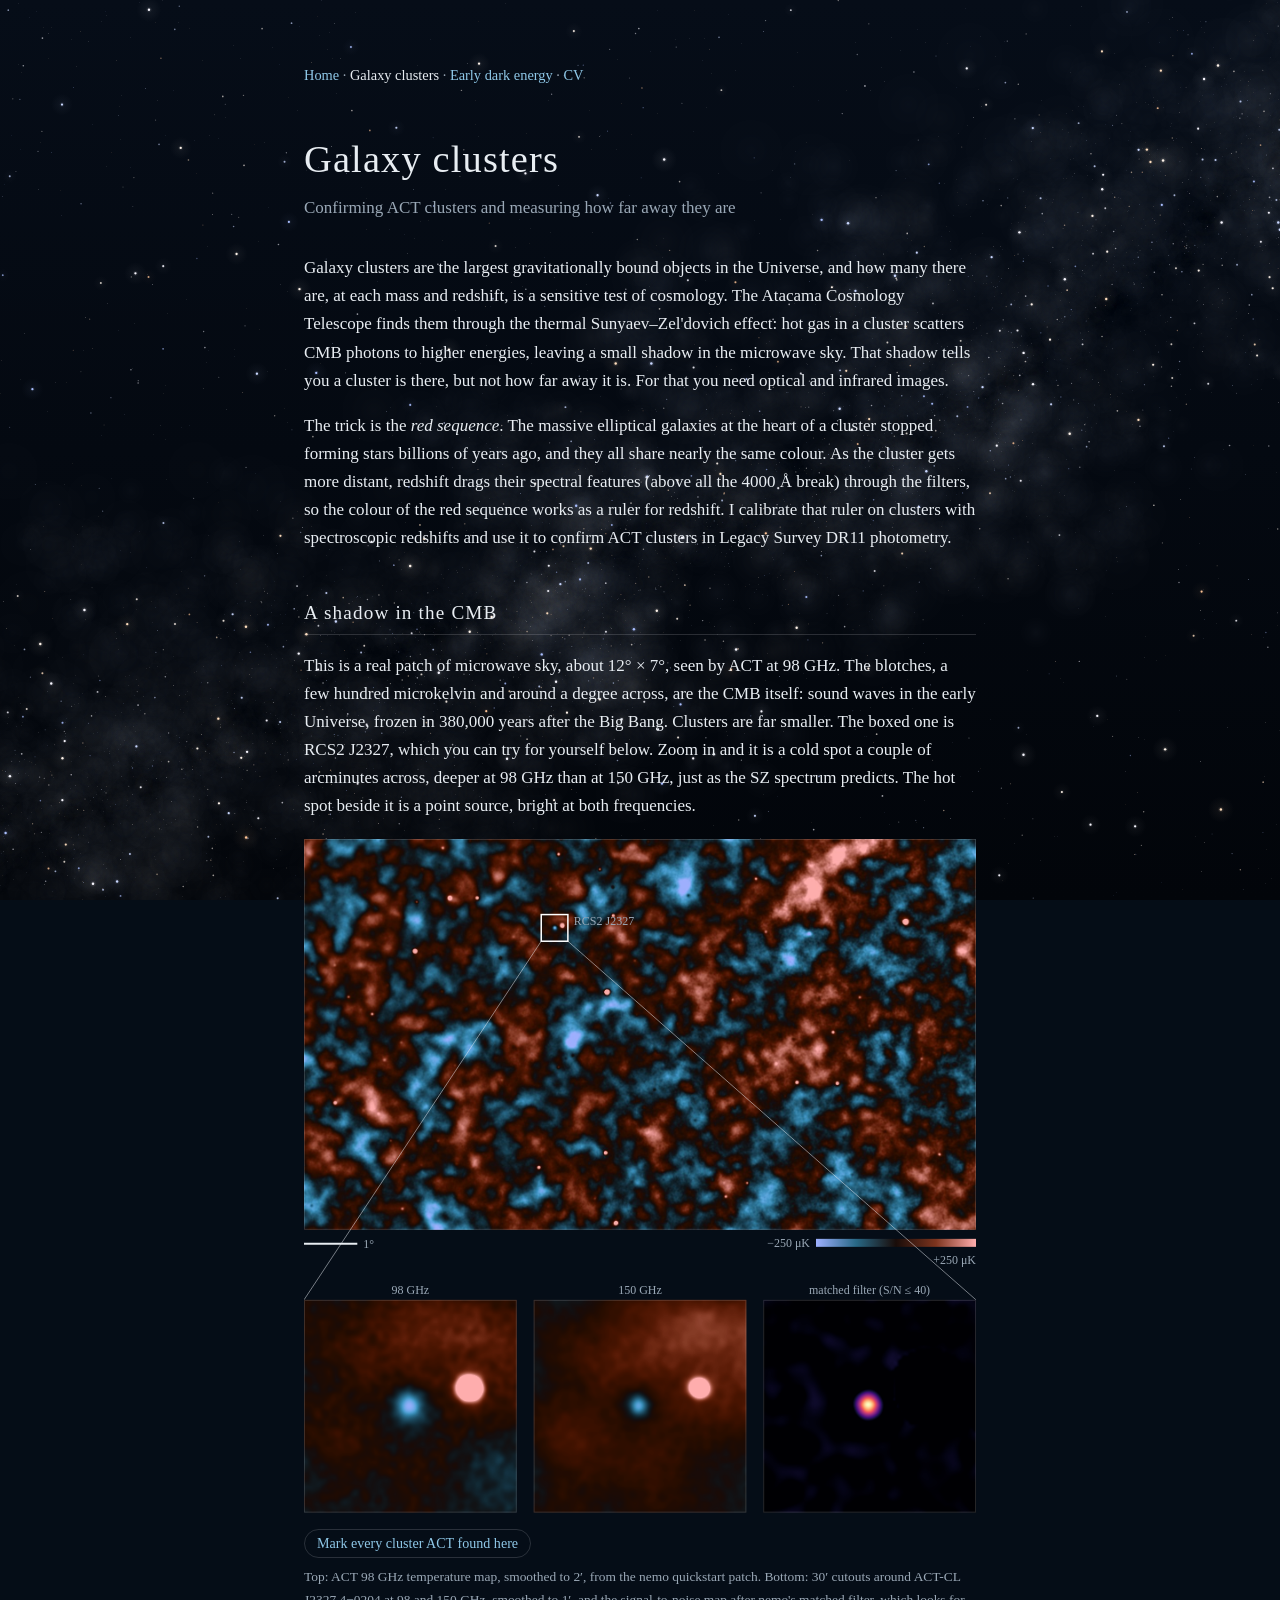
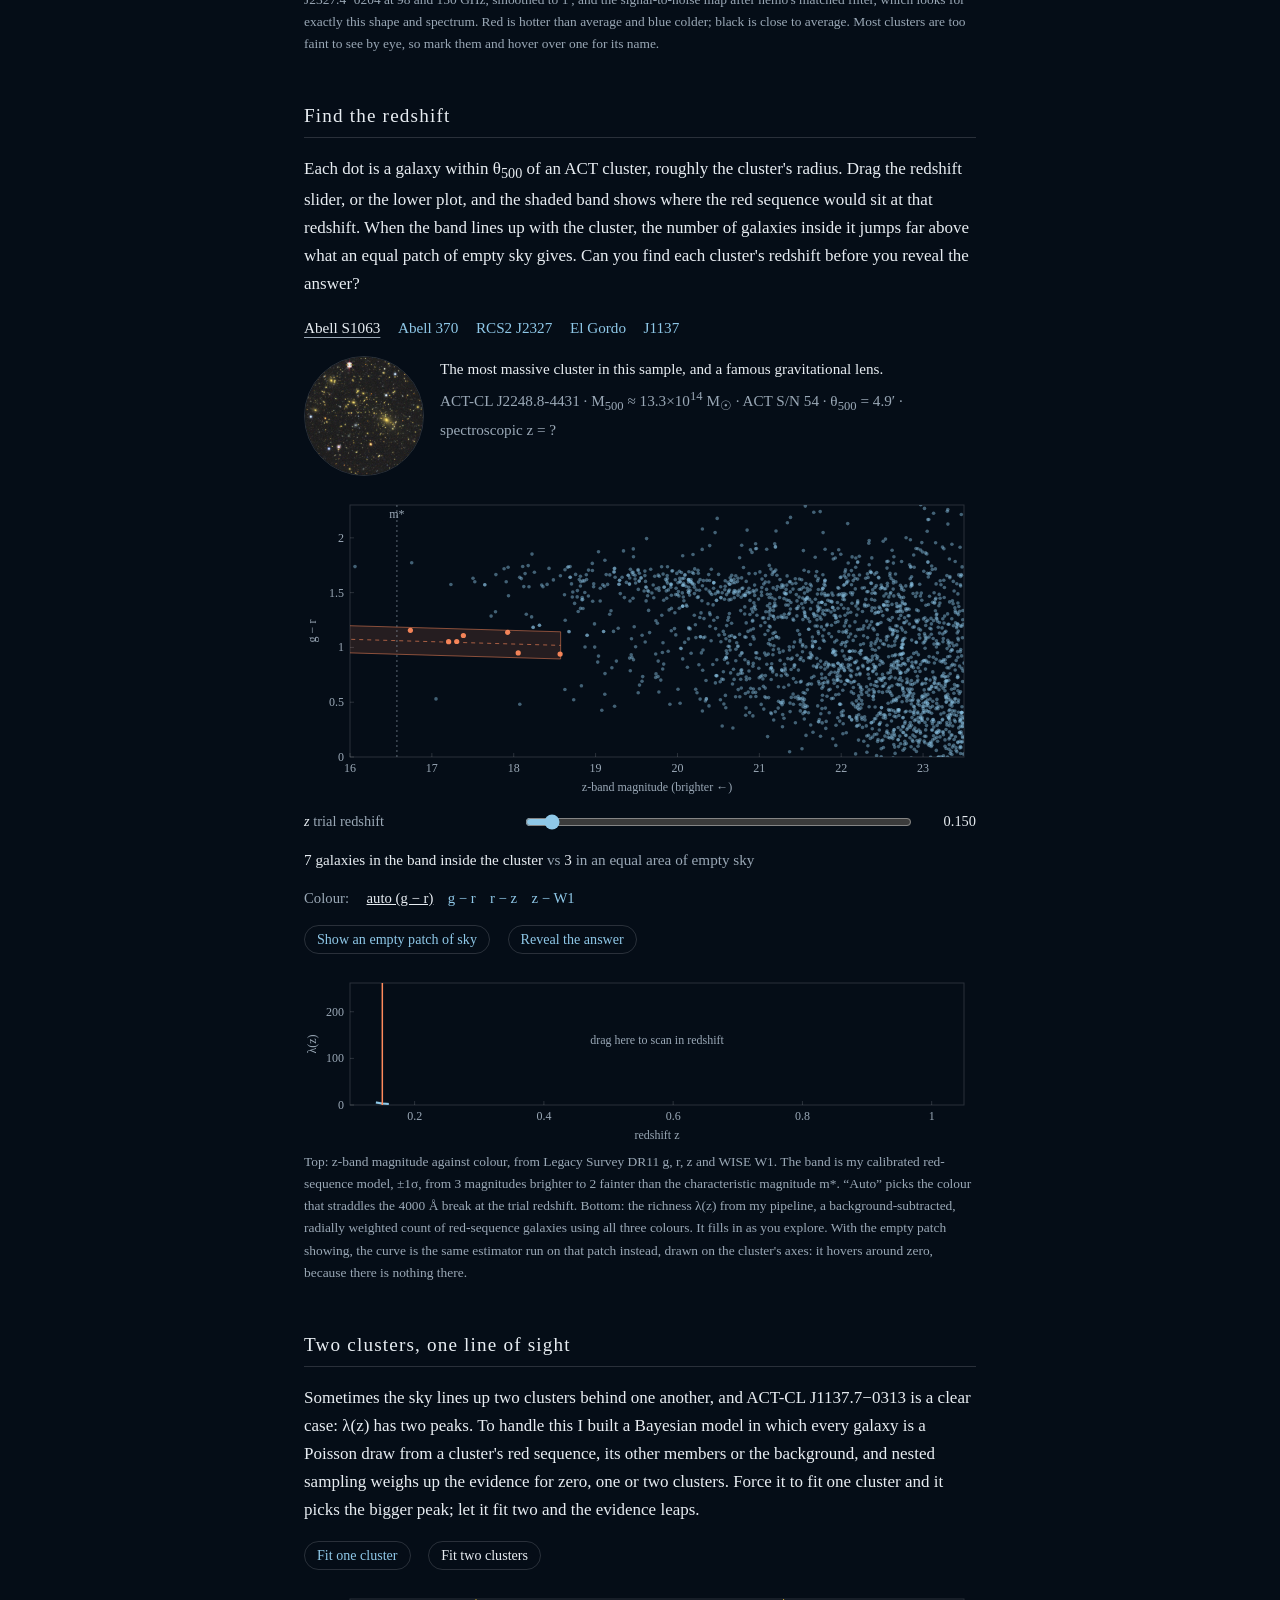
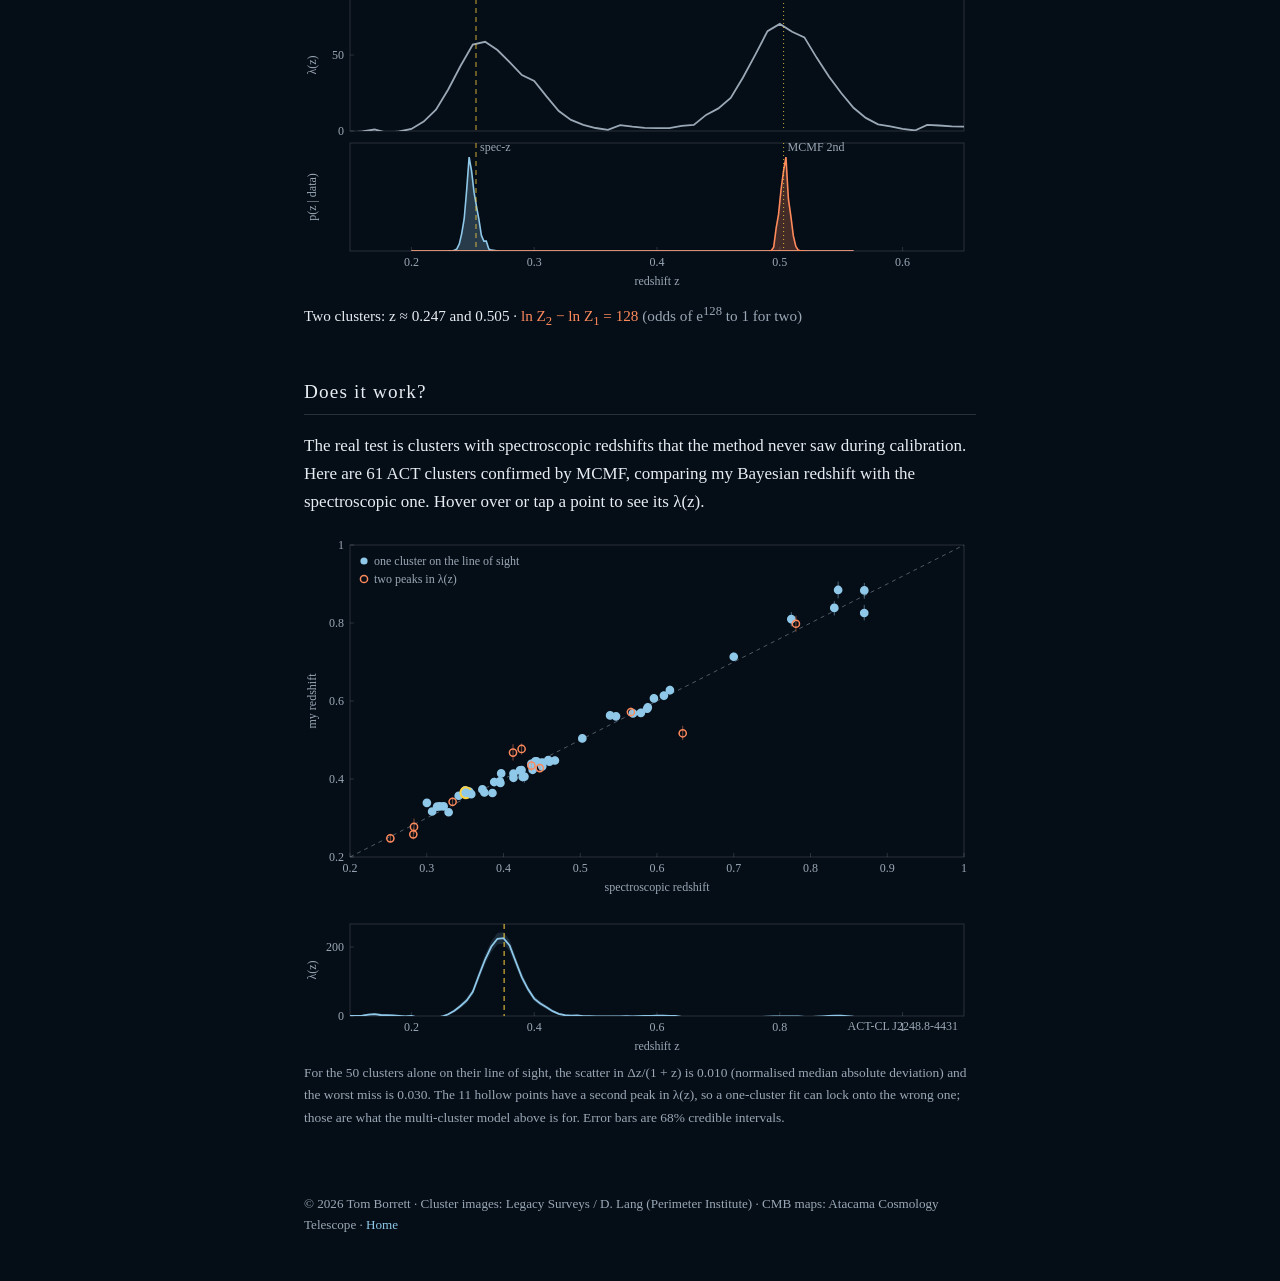
<file: clusters.html>
<!doctype html>
<html lang="en">
    <head>
        <meta charset="UTF-8" />
        <meta name="viewport" content="width=device-width, initial-scale=1.0" />
        <title>Galaxy clusters | Tom Borrett</title>
        <meta
            name="description"
            content="Tom Borrett's project on confirming ACT galaxy clusters and measuring their redshifts from the red sequence in Legacy Survey photometry."
        />
        <link
            rel="icon"
            href="data:image/svg+xml,%3Csvg xmlns='http://www.w3.org/2000/svg' viewBox='0 0 100 100'%3E%3Ctext y='.9em' font-size='90'%3E%F0%9F%94%AD%3C/text%3E%3C/svg%3E"
        />
        <link rel="stylesheet" href="styles.css?v=5" />
        <link rel="preload" href="assets/data/projects/clusters.json" as="fetch" crossorigin />
        <link rel="preload" href="assets/data/projects/cmb.json" as="fetch" crossorigin />
    </head>
    <body>
        <main>
            <header>
                <nav>
                    <a href="index.html">Home</a> ·
                    <a href="clusters.html" aria-current="page">Galaxy clusters</a> ·
                    <a href="ede.html">Early dark energy</a> ·
                    <a href="cv.pdf">CV</a>
                </nav>
                <h1>Galaxy clusters</h1>
                <p class="subtitle">Confirming ACT clusters and measuring how far away they are</p>
            </header>

            <p>
                Galaxy clusters are the largest gravitationally bound objects in the
                Universe, and how many there are, at each mass and redshift, is a
                sensitive test of cosmology. The Atacama Cosmology Telescope finds them
                through the thermal Sunyaev–Zel'dovich effect: hot gas in a cluster
                scatters CMB photons to higher energies, leaving a small shadow in the
                microwave sky. That shadow tells you a cluster is there, but not how far
                away it is. For that you need optical and infrared images.
            </p>
            <p>
                The trick is the <em>red sequence</em>. The massive elliptical galaxies
                at the heart of a cluster stopped forming stars billions of years ago,
                and they all share nearly the same colour. As the cluster gets more
                distant, redshift drags their spectral features (above all the 4000 Å
                break) through the filters, so the colour of the red sequence works as
                a ruler for redshift. I calibrate that ruler on clusters with
                spectroscopic redshifts and use it to confirm ACT clusters in Legacy
                Survey DR11 photometry.
            </p>

            <h2>A shadow in the CMB</h2>
            <p>
                This is a real patch of microwave sky, about 12° × 7°, seen by ACT at
                98 GHz. The blotches, a few hundred microkelvin and around a degree
                across, are the CMB itself: sound waves in the early Universe, frozen in
                380,000 years after the Big Bang. Clusters are far smaller. The boxed
                one is RCS2 J2327, which you can try for yourself below. Zoom in and it
                is a cold spot a couple of arcminutes across, deeper at 98 GHz than at
                150 GHz, just as the SZ spectrum predicts. The hot spot beside it is a
                point source, bright at both frequencies.
            </p>
            <div class="figure" id="cmb"></div>
            <div class="controls">
                <button class="btn" id="cmb-marks" type="button" aria-pressed="false">Mark every cluster ACT found here</button>
            </div>
            <p class="caption" id="cmb-caption">
                Top: ACT 98 GHz temperature map, smoothed to 2′, from the nemo
                quickstart patch. Bottom: 30′ cutouts around ACT-CL J2327.4−0204 at 98 and
                150 GHz, smoothed to 1′, and the signal-to-noise map after nemo's matched
                filter, which looks for exactly this shape and spectrum. Red is hotter than
                average and blue colder; black is close to average. Most clusters are too faint to see by eye,
                so mark them and hover over one for its name.
            </p>

            <h2>Find the redshift</h2>
            <p>
                Each dot is a galaxy within θ<sub>500</sub> of an ACT cluster, roughly
                the cluster's radius. Drag the redshift slider, or the lower plot, and
                the shaded band shows where the red sequence would sit at that redshift.
                When the band lines up with the cluster, the number of galaxies inside
                it jumps far above what an equal patch of empty sky gives. Can you find
                each cluster's redshift before you reveal the answer?
            </p>
            <ul class="place-picker" id="cl-pick" aria-label="Clusters"></ul>
            <div class="cluster-card" id="cl-card"></div>
            <div class="figure" id="cmd"></div>
            <div class="sliders">
                <div class="slider">
                    <label for="cl-z"><b>z</b> trial redshift</label>
                    <input id="cl-z" type="range" min="0.1" max="1.05" step="0.005" value="0.15" />
                    <output for="cl-z" id="cl-z-out"></output>
                </div>
            </div>
            <p class="readout" id="cl-readout" aria-live="polite"></p>
            <div class="controls">
                <span class="label">Colour:</span>
                <span id="cl-colours"></span>
            </div>
            <div class="controls">
                <button class="btn" id="cl-field" type="button" aria-pressed="false">Show an empty patch of sky</button>
                <button class="btn" id="cl-reveal" type="button">Reveal the answer</button>
            </div>
            <div class="figure" id="lam"></div>
            <p class="caption">
                Top: z-band magnitude against colour, from Legacy Survey DR11 g, r, z and
                WISE W1. The band is my calibrated red-sequence model, ±1σ, from 3
                magnitudes brighter to 2 fainter than the characteristic magnitude m*.
                “Auto” picks the colour that straddles the 4000 Å break at the trial
                redshift. Bottom: the richness λ(z) from my pipeline, a
                background-subtracted, radially weighted count of red-sequence galaxies
                using all three colours. It fills in as you explore. With the empty patch
                showing, the curve is the same estimator run on that patch instead, drawn on
                the cluster's axes: it hovers around zero, because there is nothing there.
            </p>

            <h2>Two clusters, one line of sight</h2>
            <p>
                Sometimes the sky lines up two clusters behind one another, and
                ACT-CL J1137.7−0313 is a clear case: λ(z) has two peaks. To handle this
                I built a Bayesian model in which every galaxy is a Poisson draw from a
                cluster's red sequence, its other members or the background, and nested
                sampling weighs up the evidence for zero, one or two clusters. Force it
                to fit one cluster and it picks the bigger peak; let it fit two and the
                evidence leaps.
            </p>
            <div class="controls" role="group" aria-label="Number of clusters">
                <button class="btn" id="dbl-1" type="button" aria-pressed="false">Fit one cluster</button>
                <button class="btn" id="dbl-2" type="button" aria-pressed="true">Fit two clusters</button>
            </div>
            <div class="figure" id="double"></div>
            <p class="readout pn" id="dbl-readout" aria-live="polite"></p>

            <h2>Does it work?</h2>
            <p>
                The real test is clusters with spectroscopic redshifts that the method
                never saw during calibration. Here are 61 ACT clusters confirmed by
                MCMF, comparing my Bayesian redshift with the spectroscopic one. Hover
                over or tap a point to see its λ(z).
            </p>
            <div class="figure" id="scatter"></div>
            <div class="figure" id="mini"></div>
            <p class="caption" id="scatter-caption"></p>
        </main>

        <footer>
            <p>&copy; 2026 Tom Borrett · Cluster images: Legacy Surveys / D. Lang (Perimeter Institute) · CMB maps: Atacama Cosmology Telescope · <a href="index.html">Home</a></p>
        </footer>

        <script src="plot.js?v=5"></script>
        <script src="clusters.js?v=9"></script>
        <script src="starfield.js?v=5"></script>
    </body>
</html>
</file>
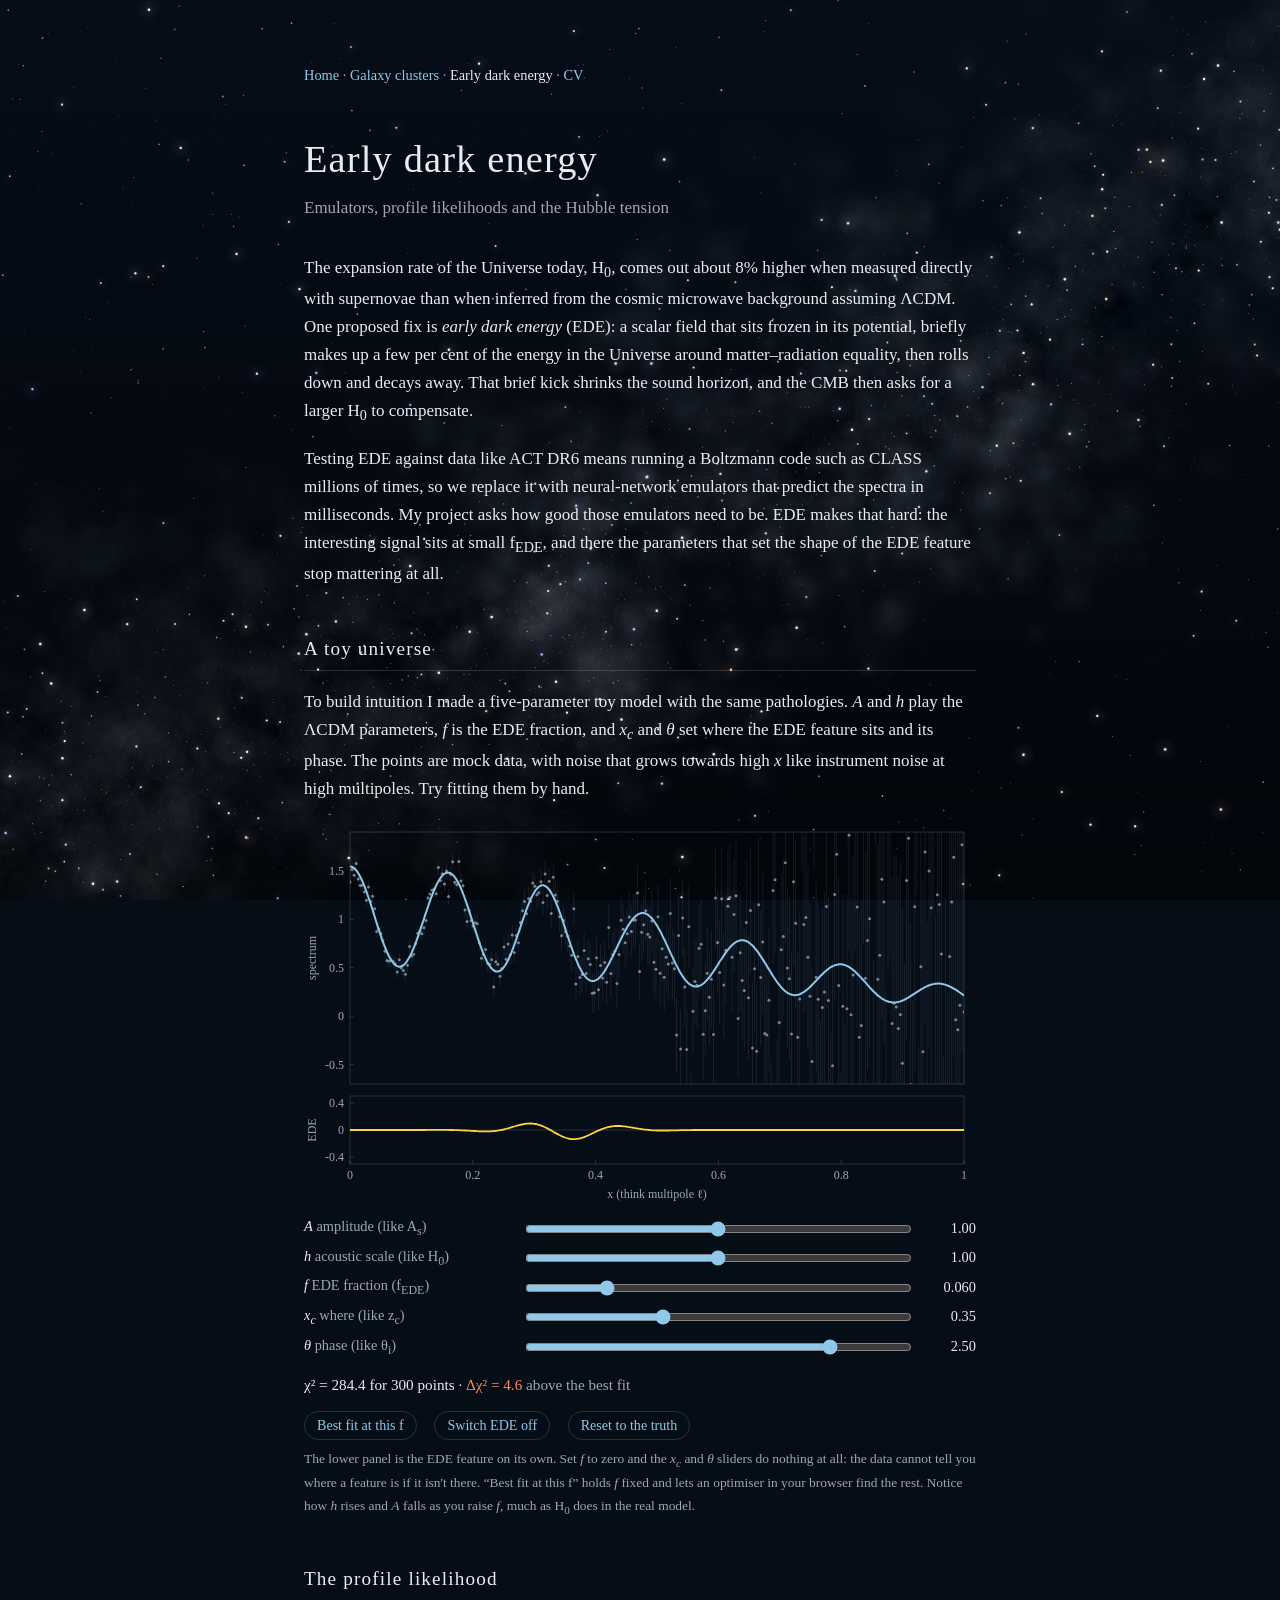
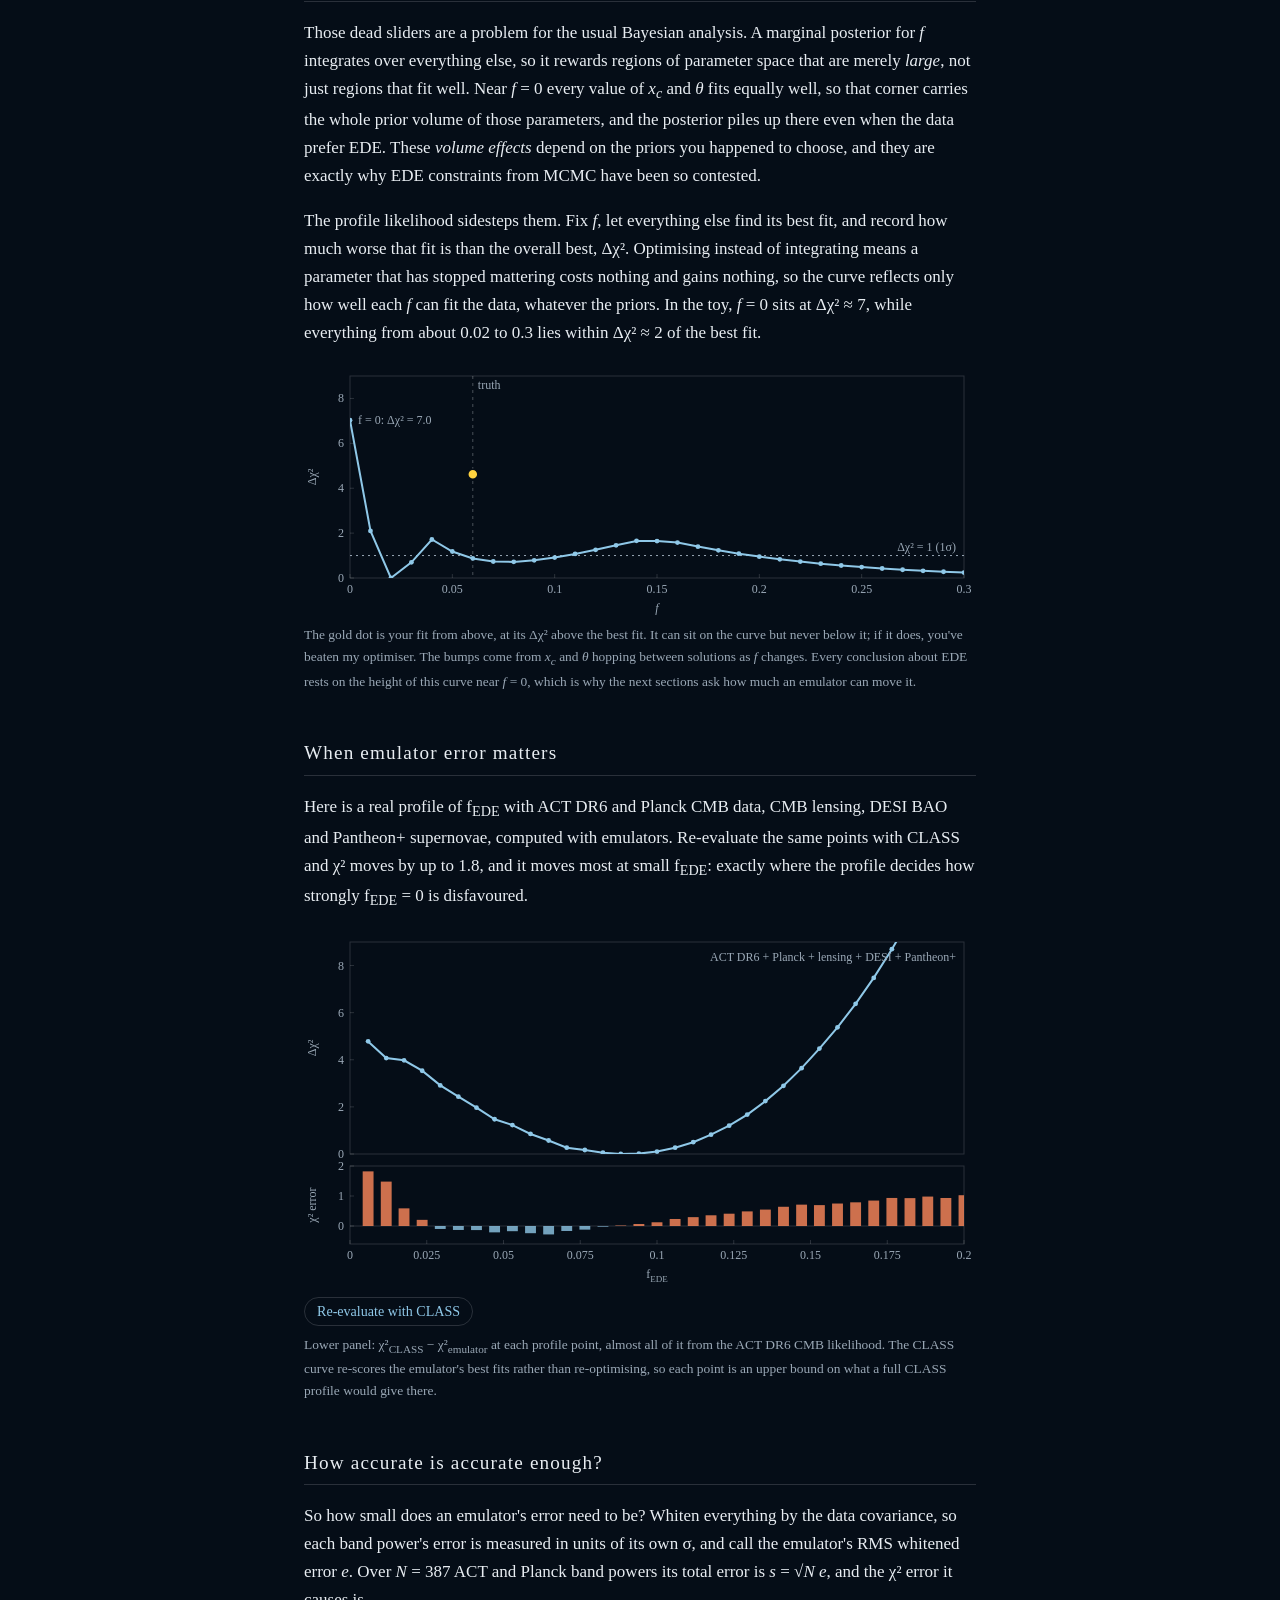
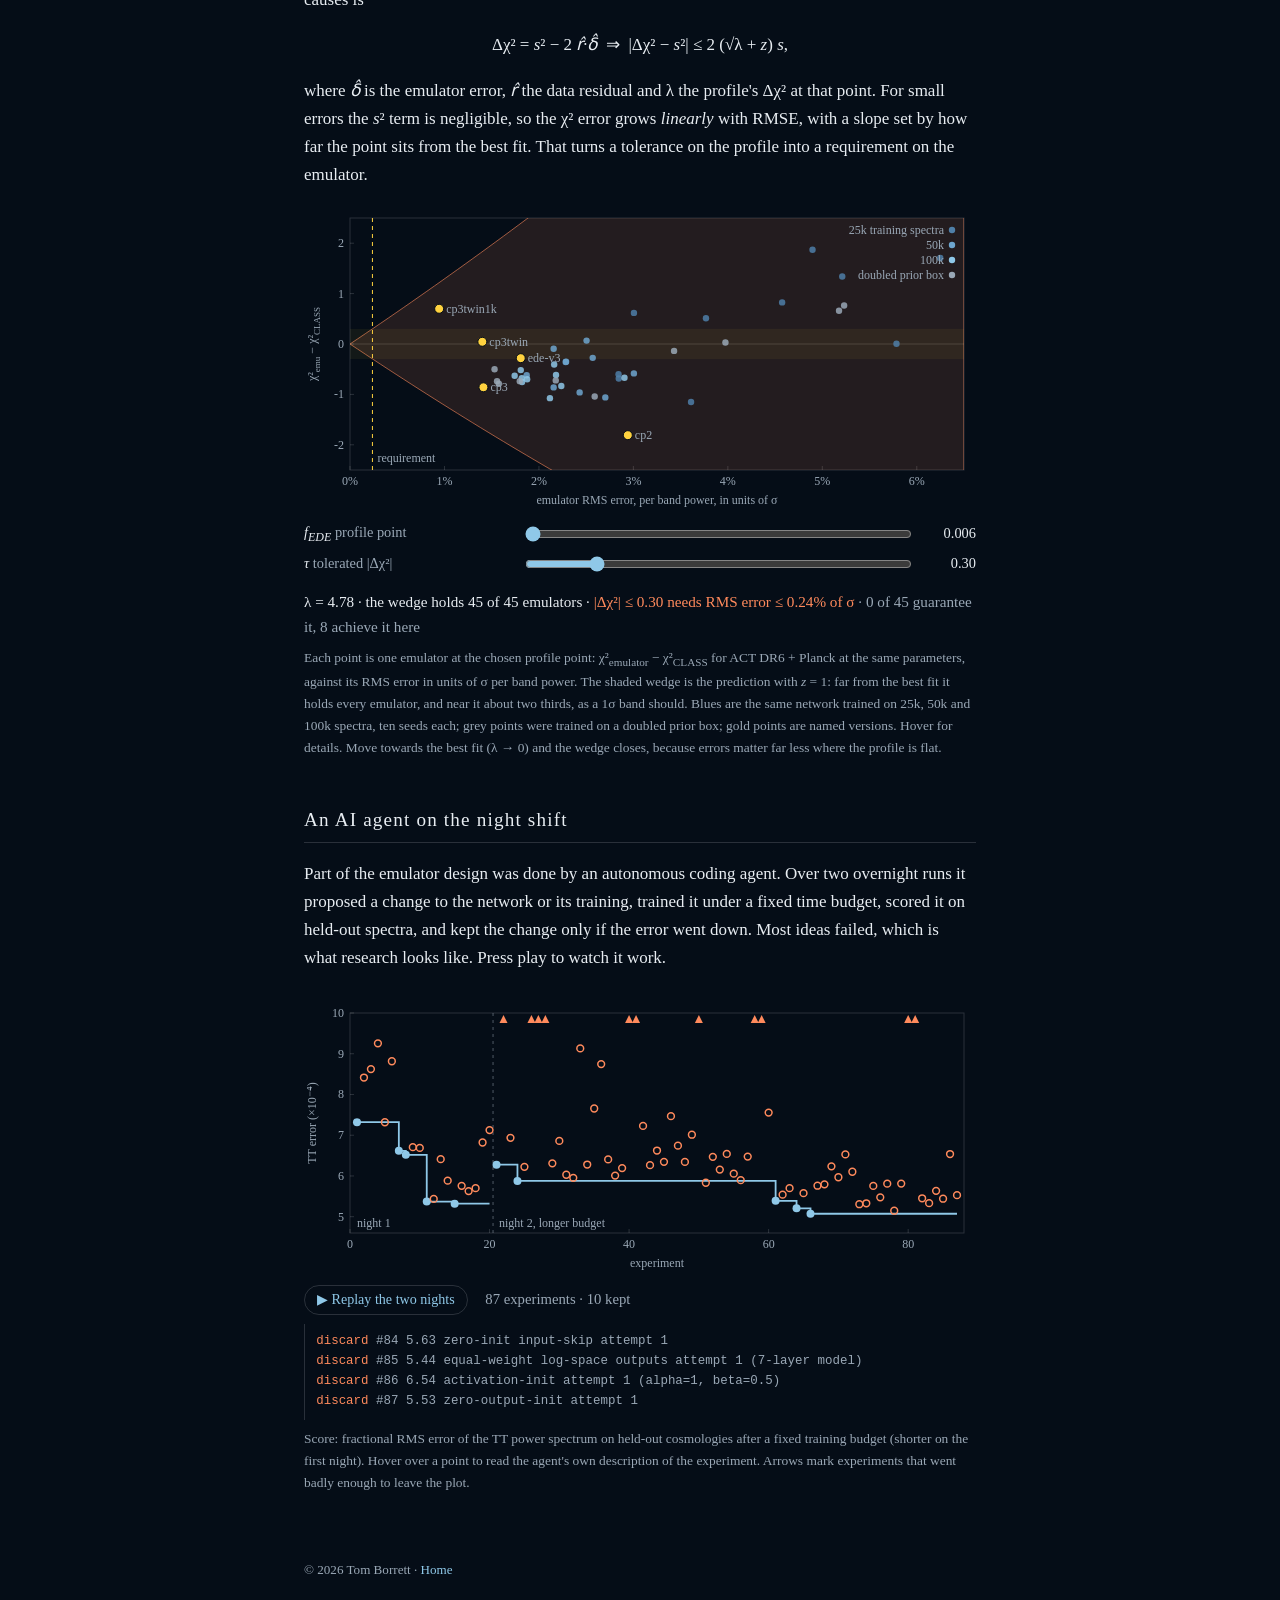
<file: ede.html>
<!doctype html>
<html lang="en">
    <head>
        <meta charset="UTF-8" />
        <meta name="viewport" content="width=device-width, initial-scale=1.0" />
        <title>Early dark energy | Tom Borrett</title>
        <meta
            name="description"
            content="Tom Borrett's project on early dark energy and the Hubble tension: neural-network emulators, profile likelihoods and an autonomous AI agent that designs emulators."
        />
        <link
            rel="icon"
            href="data:image/svg+xml,%3Csvg xmlns='http://www.w3.org/2000/svg' viewBox='0 0 100 100'%3E%3Ctext y='.9em' font-size='90'%3E%F0%9F%94%AD%3C/text%3E%3C/svg%3E"
        />
        <link rel="stylesheet" href="styles.css?v=5" />
        <link rel="preload" href="assets/data/projects/ede.json" as="fetch" crossorigin />
    </head>
    <body>
        <main>
            <header>
                <nav>
                    <a href="index.html">Home</a> ·
                    <a href="clusters.html">Galaxy clusters</a> ·
                    <a href="ede.html" aria-current="page">Early dark energy</a> ·
                    <a href="cv.pdf">CV</a>
                </nav>
                <h1>Early dark energy</h1>
                <p class="subtitle">Emulators, profile likelihoods and the Hubble tension</p>
            </header>

            <p>
                The expansion rate of the Universe today, H<sub>0</sub>, comes out about
                8% higher when measured directly with supernovae than when inferred from
                the cosmic microwave background assuming ΛCDM. One proposed fix is
                <em>early dark energy</em> (EDE): a scalar field that sits frozen in its
                potential, briefly makes up a few per cent of the energy in the Universe
                around matter–radiation equality, then rolls down and decays away. That
                brief kick shrinks the sound horizon, and the CMB then asks for a larger
                H<sub>0</sub> to compensate.
            </p>
            <p>
                Testing EDE against data like ACT DR6 means running a Boltzmann code
                such as CLASS millions of times, so we replace it with neural-network
                emulators that predict the spectra in milliseconds. My project asks how
                good those emulators need to be. EDE makes that hard: the interesting
                signal sits at small f<sub>EDE</sub>, and there the parameters that set
                the shape of the EDE feature stop mattering at all.
            </p>

            <h2>A toy universe</h2>
            <p>
                To build intuition I made a five-parameter toy model with the same
                pathologies. <i>A</i> and <i>h</i> play the ΛCDM parameters,
                <i>f</i> is the EDE fraction, and <i>x<sub>c</sub></i> and <i>θ</i> set
                where the EDE feature sits and its phase. The points are mock data, with
                noise that grows towards high <i>x</i> like instrument noise at high
                multipoles. Try fitting them by hand.
            </p>
            <div class="figure" id="toy"></div>
            <div class="sliders" id="toy-sliders"></div>
            <p class="readout" id="toy-readout" aria-live="polite"></p>
            <div class="controls">
                <button class="btn" id="toy-best" type="button">Best fit at this f</button>
                <button class="btn" id="toy-off" type="button">Switch EDE off</button>
                <button class="btn" id="toy-truth" type="button">Reset to the truth</button>
            </div>
            <p class="caption">
                The lower panel is the EDE feature on its own. Set <i>f</i> to zero and
                the <i>x<sub>c</sub></i> and <i>θ</i> sliders do nothing at all: the data
                cannot tell you where a feature is if it isn't there. “Best fit at this
                f” holds <i>f</i> fixed and lets an optimiser in your browser find the
                rest. Notice how <i>h</i> rises and <i>A</i> falls as you raise
                <i>f</i>, much as H<sub>0</sub> does in the real model.
            </p>

            <h2>The profile likelihood</h2>
            <p>
                Those dead sliders are a problem for the usual Bayesian analysis. A
                marginal posterior for <i>f</i> integrates over everything else, so it
                rewards regions of parameter space that are merely <em>large</em>, not
                just regions that fit well. Near <i>f</i> = 0 every value of
                <i>x<sub>c</sub></i> and <i>θ</i> fits equally well, so that corner
                carries the whole prior volume of those parameters, and the posterior
                piles up there even when the data prefer EDE. These <em>volume
                effects</em> depend on the priors you happened to choose, and they are
                exactly why EDE constraints from MCMC have been so contested.
            </p>
            <p>
                The profile likelihood sidesteps them. Fix <i>f</i>, let everything else
                find its best fit, and record how much worse that fit is than the overall
                best, Δχ². Optimising instead of integrating means a parameter that has
                stopped mattering costs nothing and gains nothing, so the curve reflects
                only how well each <i>f</i> can fit the data, whatever the priors. In the
                toy, <i>f</i> = 0 sits at Δχ² ≈ 7, while everything from about 0.02 to
                0.3 lies within Δχ² ≈ 2 of the best fit.
            </p>
            <div class="figure" id="profile"></div>
            <p class="caption">
                The gold dot is your fit from above, at its Δχ² above the best fit. It
                can sit on the curve but never below it; if it does, you've beaten my
                optimiser. The bumps come from <i>x<sub>c</sub></i> and <i>θ</i> hopping
                between solutions as <i>f</i> changes. Every conclusion about EDE rests on
                the height of this curve near <i>f</i> = 0, which is why the next
                sections ask how much an emulator can move it.
            </p>

            <h2>When emulator error matters</h2>
            <p>
                Here is a real profile of f<sub>EDE</sub> with ACT DR6 and Planck CMB
                data, CMB lensing, DESI BAO and Pantheon+ supernovae, computed with
                emulators. Re-evaluate the same points with CLASS and χ² moves by up to
                1.8, and it moves most at small f<sub>EDE</sub>: exactly where the profile
                decides how strongly f<sub>EDE</sub> = 0 is disfavoured.
            </p>
            <div class="figure" id="real"></div>
            <div class="controls">
                <button class="btn" id="real-toggle" type="button" aria-pressed="false">Re-evaluate with CLASS</button>
            </div>
            <p class="caption">
                Lower panel: χ²<sub>CLASS</sub> − χ²<sub>emulator</sub> at each profile
                point, almost all of it from the ACT DR6 CMB likelihood. The CLASS curve
                re-scores the emulator's best fits rather than re-optimising, so each
                point is an upper bound on what a full CLASS profile would give there.
            </p>

            <h2>How accurate is accurate enough?</h2>
            <p>
                So how small does an emulator's error need to be? Whiten everything by
                the data covariance, so each band power's error is measured in units of
                its own σ, and call the emulator's RMS whitened error <i>e</i>. Over
                <i>N</i> = 387 ACT and Planck band powers its total error is
                <i>s</i> = √<i>N</i> <i>e</i>, and the χ² error it causes is
            </p>
            <p style="text-align: center">
                Δχ² = <i>s</i>² − 2 <i>r̂</i>·<i>δ̂</i> &nbsp;⇒&nbsp;
                |Δχ² − <i>s</i>²| ≤ 2 (√λ + <i>z</i>) <i>s</i>,
            </p>
            <p>
                where <i>δ̂</i> is the emulator error, <i>r̂</i> the data residual and
                λ the profile's Δχ² at that point. For small errors the <i>s</i>² term
                is negligible, so the χ² error grows <em>linearly</em> with RMSE, with a
                slope set by how far the point sits from the best fit. That turns a
                tolerance on the profile into a requirement on the emulator.
            </p>
            <div class="figure" id="rmse"></div>
            <div class="sliders">
                <div class="slider">
                    <label for="rmse-f"><b>f<sub>EDE</sub></b> profile point</label>
                    <input id="rmse-f" type="range" min="0" max="16" step="1" value="0" />
                    <output for="rmse-f" id="rmse-f-out"></output>
                </div>
                <div class="slider">
                    <label for="rmse-tau"><b>τ</b> tolerated |Δχ²|</label>
                    <input id="rmse-tau" type="range" min="0.05" max="1.5" step="0.05" value="0.3" />
                    <output for="rmse-tau" id="rmse-tau-out"></output>
                </div>
            </div>
            <p class="readout" id="rmse-readout" aria-live="polite"></p>
            <p class="caption">
                Each point is one emulator at the chosen profile point:
                χ²<sub>emulator</sub> − χ²<sub>CLASS</sub> for ACT DR6 + Planck at the
                same parameters, against its RMS error in units of σ per band power.
                The shaded wedge is the prediction with <i>z</i> = 1: far from the best
                fit it holds every emulator, and near it about two thirds, as a 1σ
                band should. Blues are the
                same network trained on 25k, 50k and 100k spectra, ten seeds each; grey
                points were trained on a doubled prior box; gold points are named
                versions. Hover for details. Move towards the best fit (λ → 0) and the
                wedge closes, because errors matter far less where the profile is flat.
            </p>

            <h2>An AI agent on the night shift</h2>
            <p>
                Part of the emulator design was done by an autonomous coding agent. Over
                two overnight runs it proposed a change to the network or its training,
                trained it under a fixed time budget, scored it on held-out spectra, and
                kept the change only if the error went down. Most ideas failed, which is
                what research looks like. Press play to watch it work.
            </p>
            <div class="figure" id="agent"></div>
            <div class="controls">
                <button class="btn" id="agent-play" type="button">▶ Replay the two nights</button>
                <span class="label" id="agent-count"></span>
            </div>
            <div class="agent-log" id="agent-log" aria-live="off"></div>
            <p class="caption">
                Score: fractional RMS error of the TT power spectrum on held-out
                cosmologies after a fixed training budget (shorter on the first night).
                Hover over a point to read the agent's own description of the
                experiment. Arrows mark experiments that went badly enough to leave the
                plot.
            </p>
        </main>

        <footer>
            <p>&copy; 2026 Tom Borrett · <a href="index.html">Home</a></p>
        </footer>

        <script src="plot.js?v=5"></script>
        <script src="ede.js?v=8"></script>
        <script src="starfield.js?v=5"></script>
    </body>
</html>
</file>
<file: styles.css>
:root {
  --ink: #e8edf2;
  --muted: #9aa8b6;
  --line: rgba(232, 237, 242, 0.16);
  --accent: #8fc8e8;
  --panel: rgba(8, 18, 28, 0.55);
  --night: #050d17;
  --warm: #ff8a5c;
  --gold: #ffd23f;
}

* { box-sizing: border-box; }

html { background: radial-gradient(ellipse at 50% 0%, #0d1d2e, var(--night) 70%) fixed var(--night); }

body {
  margin: 0;
  min-height: 100vh;
  color: var(--ink);
  font: 17px/1.65 Georgia, "Iowan Old Style", "Times New Roman", serif;
  -webkit-font-smoothing: antialiased;
}

.starfield {
  position: fixed;
  inset: 0;
  z-index: -1;
  width: 100%;
  height: 100vh;
  height: 100lvh;
  pointer-events: none;
}

main,
footer {
  max-width: 44rem;
  margin: 0 auto;
  padding: 0 16px;
}

main { padding-top: 4rem; }

nav { margin-bottom: 2.5rem; font-size: 0.9rem; color: var(--muted); }

h1 {
  margin: 0;
  font-size: 2.4rem;
  font-weight: normal;
  letter-spacing: 0.03em;
}
h2 {
  margin: 2.8rem 0 0.9rem;
  font-size: 1.2rem;
  font-weight: normal;
  letter-spacing: 0.06em;
  border-bottom: 1px solid var(--line);
  padding-bottom: 0.35rem;
}
.subtitle { margin: 0.2rem 0 2rem; color: var(--muted); }

a { color: var(--accent); text-decoration: none; }
a:hover { text-decoration: underline; text-underline-offset: 0.15em; }

ul { padding-left: 1.2rem; }
li { margin-bottom: 0.6rem; }
.year { color: var(--muted); margin-right: 0.4rem; }
.meta { display: block; color: var(--muted); font-size: 0.92rem; }
.meta strong { color: var(--ink); font-weight: normal; }
.links { display: flex; flex-wrap: wrap; gap: 0 1.4rem; padding: 0; list-style: none; }

footer {
  margin-top: 4rem;
  padding-bottom: 2rem;
  color: var(--muted);
  font-size: 0.82rem;
}

/* Strava heatmap globe: plain text controls, styled like the rest of the page */
.place-picker,
.sport-picker {
  display: flex;
  flex-wrap: wrap;
  gap: 0.15rem 1.1rem;
  margin: 1rem 0 0;
  padding: 0;
  list-style: none;
  font-size: 0.95rem;
}
.sport-picker { margin-top: 0.4rem; font-size: 0.88rem; }
.place-picker li,
.sport-picker li { margin: 0; }
.chip {
  padding: 0;
  border: 0;
  background: none;
  color: var(--accent);
  font: inherit;
  cursor: pointer;
}
.chip:hover { text-decoration: underline; text-underline-offset: 0.15em; }
.chip:focus-visible { outline: 1px solid var(--accent); outline-offset: 3px; }
.place-picker .chip[aria-pressed="true"] {
  color: var(--ink);
  text-decoration: underline;
  text-decoration-color: var(--muted);
  text-underline-offset: 0.25em;
}
.sport-picker .chip { color: var(--muted); }
.sport-picker .chip[aria-pressed="true"] { color: var(--ink); }
.sport-picker .chip[aria-pressed="false"] { text-decoration: line-through; opacity: 0.6; }
.swatch {
  display: inline-block;
  width: 0.5rem;
  height: 0.5rem;
  margin-right: 0.4rem;
  border-radius: 50%;
  background: var(--c);
  vertical-align: 0.08em;
}
.map-frame { margin-top: 1rem; }
#map {
  height: min(70vh, 34rem);
  min-height: 20rem;
  background: transparent;
}
.map-caption:empty { display: none; }
.map-caption { margin: 0.5rem 0 0; color: var(--muted); font-size: 0.84rem; }

/* Quiet map controls */
.maplibregl-map { font-family: Georgia, "Iowan Old Style", serif; }
.maplibregl-ctrl-group {
  background: transparent !important;
  box-shadow: none !important;
}
.maplibregl-ctrl-group button + button { border-top: 0 !important; }
.maplibregl-ctrl-group button:hover { background: rgba(232, 237, 242, 0.08) !important; }
.maplibregl-ctrl-group button .maplibregl-ctrl-icon { filter: invert(1) opacity(0.55); }
.maplibregl-ctrl-attrib,
.maplibregl-ctrl-attrib.maplibregl-compact {
  background: transparent !important;
  color: var(--muted);
}
.maplibregl-ctrl-attrib a { color: var(--muted); }
.maplibregl-ctrl-attrib-button { filter: invert(1) opacity(0.5); }

/* ---- Project pages ------------------------------------------------------ */
nav a[aria-current="page"] { color: var(--ink); }
.lede { color: var(--muted); font-style: italic; margin: -1rem 0 2rem; }
.figure { position: relative; margin: 1.2rem 0 0.4rem; }
.figure svg,
.figure canvas { display: block; width: 100%; touch-action: pan-y; }
.figure svg text { fill: var(--muted); font: 12px Georgia, "Iowan Old Style", serif; }
.caption { margin: 0.5rem 0 1.4rem; color: var(--muted); font-size: 0.84rem; }
.controls {
  display: flex;
  flex-wrap: wrap;
  align-items: baseline;
  gap: 0.3rem 1.1rem;
  margin: 0.9rem 0 0;
  font-size: 0.92rem;
}
.controls .label { color: var(--muted); }
.btn {
  padding: 0.12rem 0.75rem;
  border: 1px solid var(--line);
  border-radius: 999px;
  background: none;
  color: var(--accent);
  font: inherit;
  font-size: 0.88rem;
  cursor: pointer;
}
.btn:hover { border-color: var(--accent); }
.btn:focus-visible { outline: 1px solid var(--accent); outline-offset: 2px; }
.btn[disabled] { opacity: 0.4; cursor: default; }
.sliders { display: grid; gap: 0.15rem; margin: 0.8rem 0 0; font-size: 0.9rem; }
.slider {
  display: grid;
  grid-template-columns: minmax(7.5rem, 13rem) 1fr 3.2rem;
  align-items: center;
  gap: 0.8rem;
}
.slider label { color: var(--muted); }
.slider label b { color: var(--ink); font-weight: normal; font-style: italic; }
.slider output { text-align: right; font-variant-numeric: tabular-nums; }
.slider.idle label,
.slider.idle output { opacity: 0.45; }
input[type="range"] { width: 100%; margin: 0.35rem 0; accent-color: var(--accent); }
.readout {
  margin: 0.7rem 0 0;
  font-size: 0.95rem;
  font-variant-numeric: tabular-nums;
  min-height: 1.65em;
}
.readout .hot { color: var(--warm); }
.readout .dim { color: var(--muted); }
.tip {
  position: absolute;
  z-index: 2;
  max-width: 17rem;
  padding: 0.35rem 0.6rem;
  border: 1px solid var(--line);
  border-radius: 4px;
  background: rgba(5, 13, 23, 0.92);
  color: var(--ink);
  font-size: 0.8rem;
  line-height: 1.45;
  pointer-events: none;
}
.tip[hidden] { display: none; }
.tip .dim { color: var(--muted); }
.agent-log {
  margin: 0.6rem 0 0;
  padding: 0.5rem 0.7rem;
  border-left: 1px solid var(--line);
  font: 0.78rem/1.6 ui-monospace, "SF Mono", Menlo, monospace;
  color: var(--muted);
  min-height: 6.6em;
  overflow: hidden;
}
.agent-log .keep { color: var(--accent); }
.agent-log .discard { color: var(--warm); }
.agent-log div { white-space: nowrap; overflow: hidden; text-overflow: ellipsis; }
.cluster-card {
  display: flex;
  gap: 1rem;
  align-items: flex-start;
  margin: 1rem 0 0;
  min-height: 7.5rem;
}
.cluster-card img {
  flex: none;
  width: 7.5rem;
  height: 7.5rem;
  border-radius: 50%;
  object-fit: cover;
  border: 1px solid var(--line);
}
.cluster-card p { margin: 0; font-size: 0.95rem; }
.cluster-card .meta { margin-top: 0.3rem; }
.pn { font-variant-numeric: tabular-nums; }
@media (max-width: 34rem) {
  .slider { grid-template-columns: 1fr 3.2rem; gap: 0 0.6rem; }
  .slider label { grid-column: 1 / -1; margin-top: 0.3rem; }
  .slider input { grid-column: 1; }
  .cluster-card img { width: 5.5rem; height: 5.5rem; }
}
</file>
